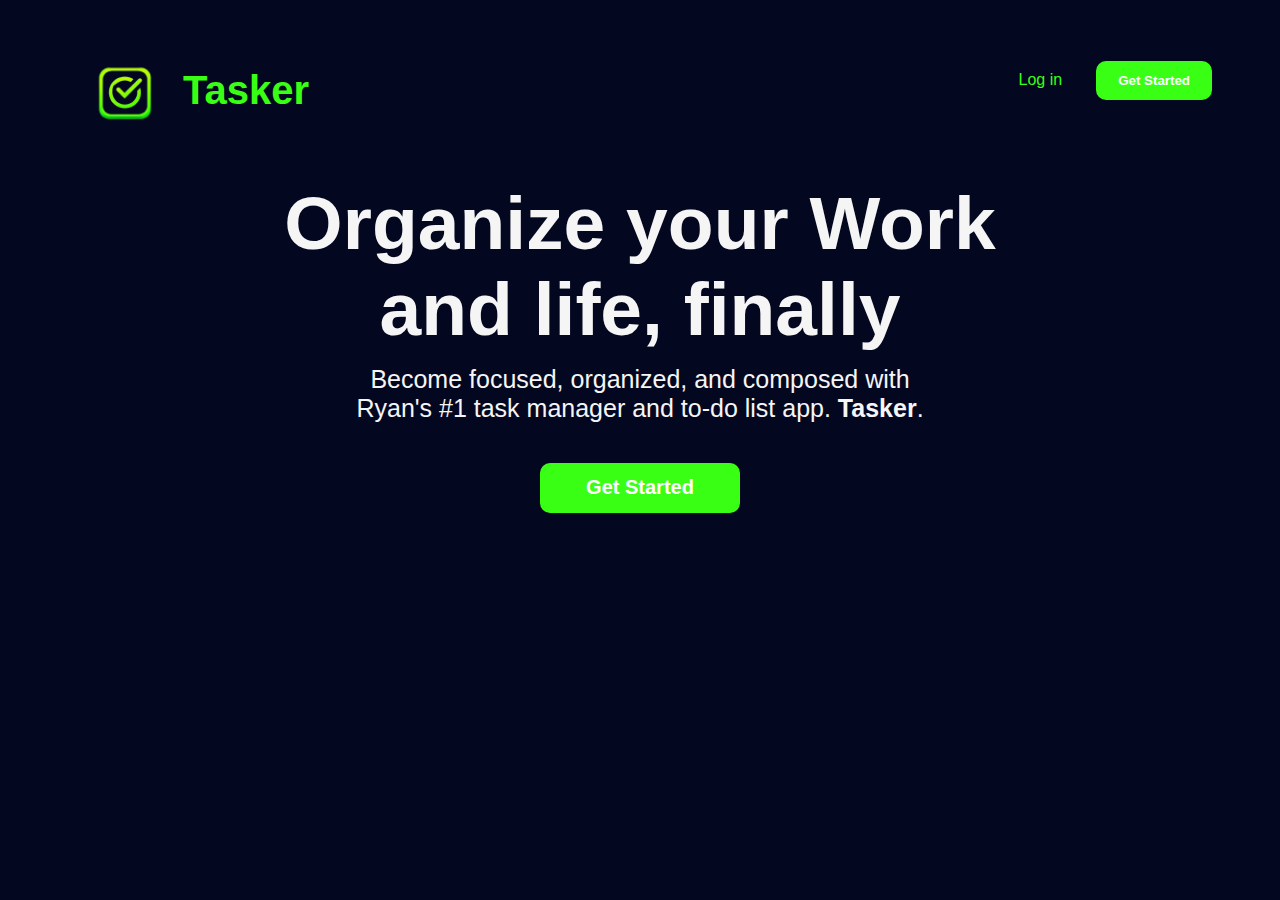
<file: index.html>
<!DOCTYPE html>
<html lang="en">
<head>
    <meta charset="UTF-8">
    <meta name="viewport" content="width=device-width, initial-scale=1.0">
    <title>Tasker</title>
    <link rel="stylesheet" href="index.css">
    <link rel="icon" type="image/png" style="height: 16px;" href="final.png">
</head>
<body>
<nav class="navbar">
    <div class="nav-left">
        <img src="new_logo-removebg-preview.png" alt="Logo" class="nav-logo">
        <h1 class="nav-title">Tasker</h1>
    </div>
    <div class="nav-right">
        <div class="nav-text">Log in</div>
        <button onclick="next()" class="nav-button">Get Started</button>
    </div>
</nav>
<div class="content">
    <h1 class="main-text">Organize your Work <br> and life, finally</h1>
    <p class="sub-text">Become focused, organized, and composed with <br> Ryan's #1 task manager and to-do list app. <span class="Tasker">Tasker</span>.</p><br>
    <button onclick="next()" class="main-button">Get Started</button>
</div>
<script>
    function next() {
        window.location.href = "login.html";
    }
</script>
</body>
</html>
</file>
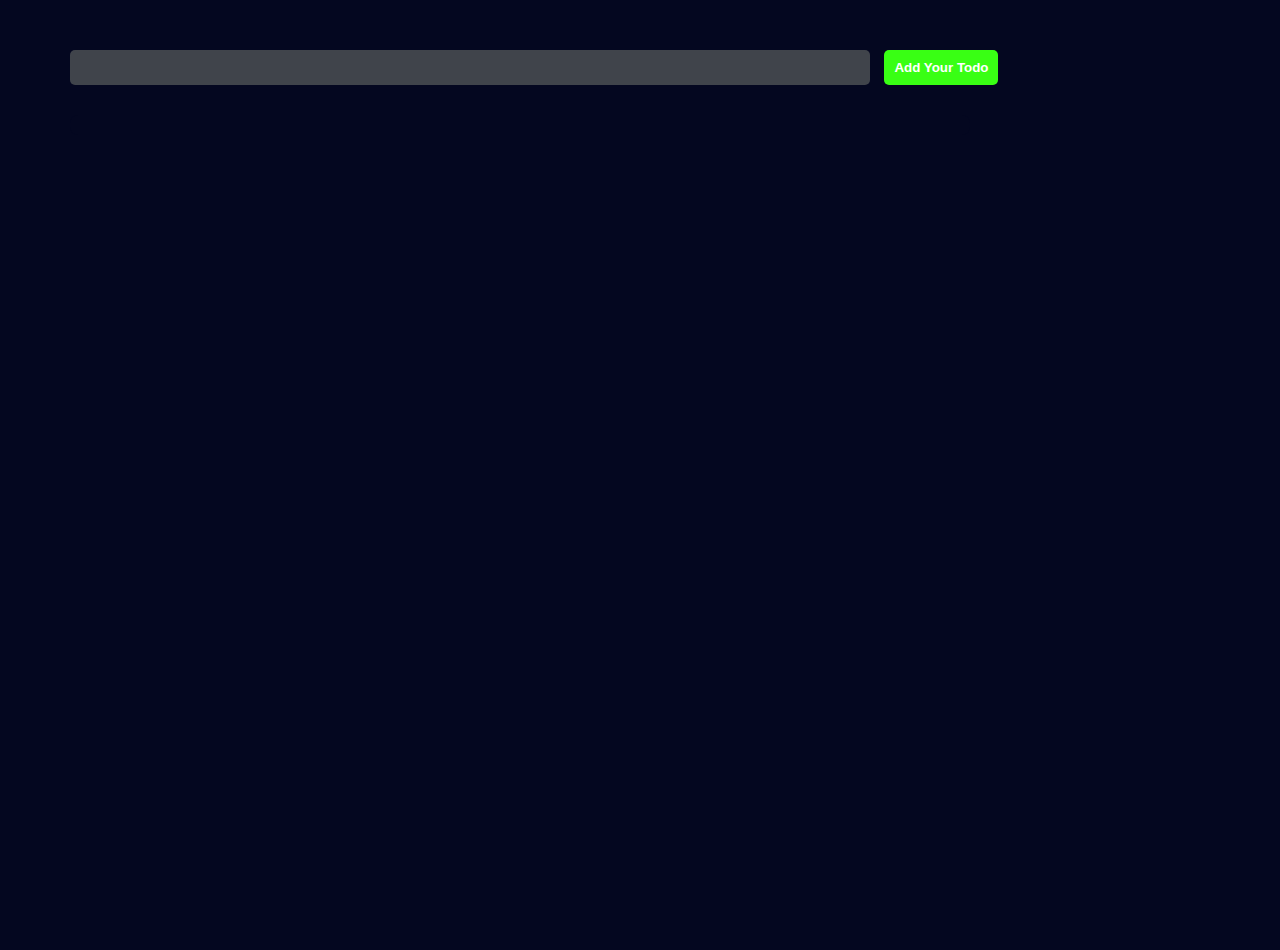
<file: app.html>
<!DOCTYPE html>
<html lang="en">
<head>
    <meta charset="UTF-8">
    <meta name="viewport" content="width=device-width, initial-scale=1.0">
    <link rel="icon" type="image/png" style="height: 16px;" href="final.png">
    <title>Todo App</title>
    <link rel="stylesheet" href="app.css">
</head>
<body>
    <div class="container">
        <div class="input-field">
            <input type="text" id="input-el" required>
            <button id="btn-el">Add Your Todo</button>
        </div>
        <ul id="ul-el"></ul>
    </div>
    <script src="app.js"></script>
</body>
</html>
</file>
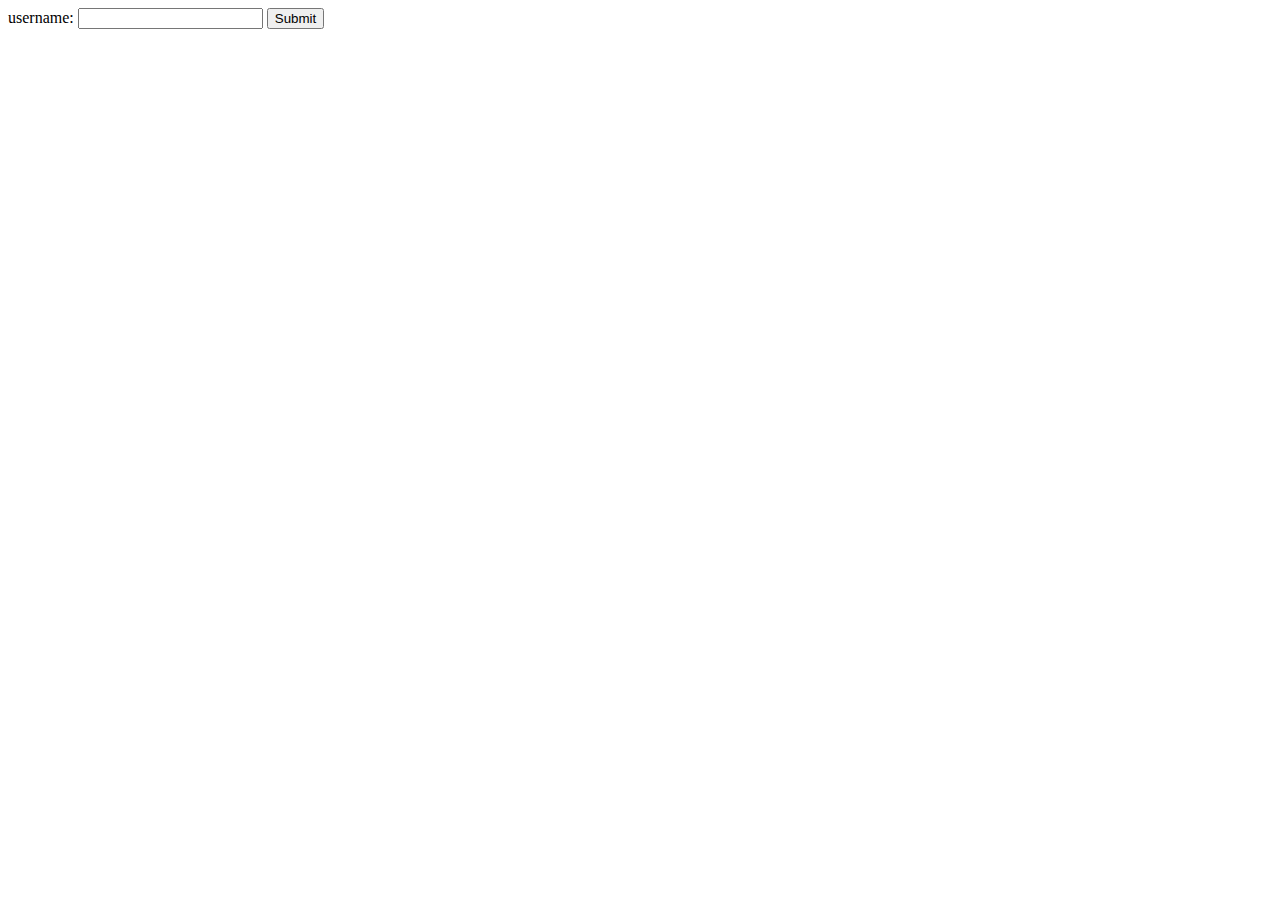
<file: hh.html>
<!DOCTYPE html>
<html lang="en">
<head>
    <meta charset="UTF-8">
    <meta name="viewport" content="width=device-width, initial-scale=1.0">
    <title>Document</title>
</head>
<body>
    <form action="index.php" method="post">
        <label for="username">username:</label>
        <input type="text" id="username" required>

        <input type="submit">
    </form>
</body>
</html>
</file>
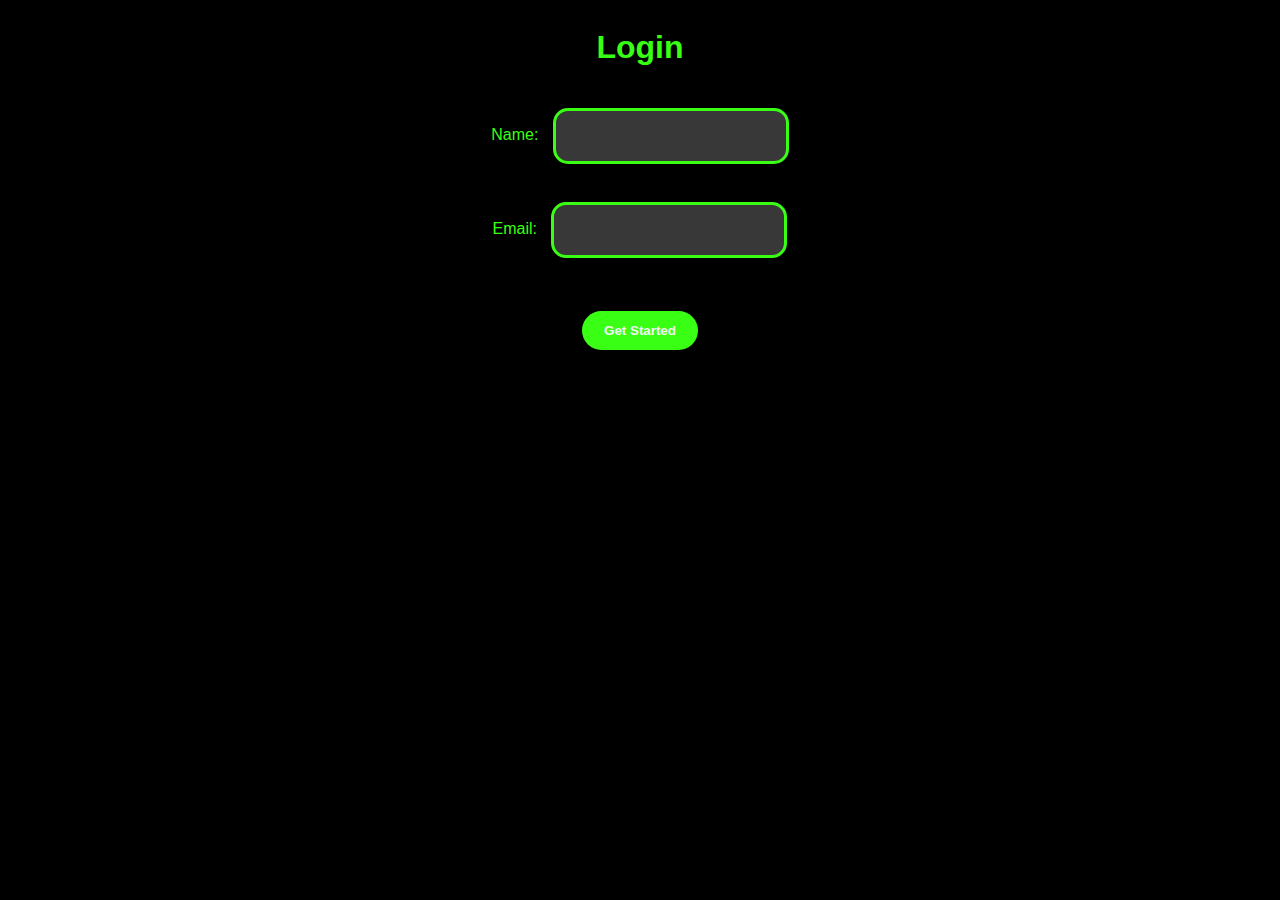
<file: login.html>
<!DOCTYPE html>
<html lang="en">
<head>
    <meta charset="UTF-8">
    <meta name="viewport" content="width=device-width, initial-scale=1.0">
    <link rel="stylesheet" href="login.css">
    <link rel="icon" type="image/png" style="height: 16px;" href="final.png">
    <title>Log in</title>
</head>
<body>
    <form onsubmit="return login()"> 
        <div id="outline">
            <h1 class="login">Login</h1>
            <div>
            <label for="name">Name:</label>
            <input type="text" id="name" name="name" required>
            </div>
            <br>
            <div>
            <label for="email">Email:</label>
            <input type="email" id="email" name="email" required>
            </div>
            <br>
            <button class="btn" title="Submit Your Form" type="submit">Get Started</button>
        </div>
    </form>

    <script>
        function login() {
            let name = document.getElementById("name").value;
            let email = document.getElementById("email").value;
    
            if (name === "" || email === "") {
                alert("Both fields are required!");
                return false;
            } else {
                // Save user details in localStorage
                localStorage.setItem('username', name);
                localStorage.setItem('useremail', email);
    
                window.location.href = "app.html";
                return false; // Prevent form submission
            }
        }
    
        // Check if user is already logged in
        window.onload = function() {
            if (localStorage.getItem('username') && localStorage.getItem('useremail')) {
                window.location.href = "app.html";
            }
        }
    </script>
    


</body>
</html>
</file>
<file: index.css>
.navbar {
    display: flex;
    margin-bottom: 20px;
    justify-content: space-between;
    margin-top: 20px;
    padding: 10px 20px;
    background-color: #040720;
    color: #39FF14;
}
.nav-left {
    display: flex;
    align-items: center;
}
.nav-right {
    display: flex;
    align-items: center;
}
.nav-button {
    text-decoration: none;
    padding: 12px 22px;
    background-color: #39FF14;
    color: white;
    border: none;
    border-radius: 10px;
    cursor: pointer;
    margin-left: 17px;
    margin-right: 40px;
    margin-bottom: 20px;
    font-weight: bold;
}
.nav-text {
    font-size: 16px;
    font-family: Arial, Helvetica, sans-serif;
    margin:0px 17px 20px 40px;
}
.nav-text-image {
    margin-right: 5px;
    height: 80px;
    transform: rotate(2deg);
}
.nav-logo {
    height: 120px;
    margin-left: 35px;
    margin-top: 0;
    margin-right: 0;
    margin-bottom: 0;
}
body {
    color: whitesmoke;
    background-color: #040720;
    font-family: Arial, Helvetica, sans-serif;
}

.content {
    text-align: center;
}

.main-text {
    margin-top: 0;
    margin-bottom: 0;
    font-size: 75px;
    text-align: center;
}

.sub-text {
    text-align: center;
    margin-top: 1%;
    font-size: 25px;
    margin-bottom: 2px;
}

.main-button {
    margin-top: 20px;
    height: 50px;
    width: 200px;
    color: white;
    background-color: #39FF14;
    padding: 12px 22px;
    font-weight: bolder;
    font-size: 20px;
    border: none;
    border-radius: 10px;
    cursor: pointer;
}

.Tasker {
    font-weight: bolder;
}
 
.nav-title {
    color: #39FF14;
    font-size: 40px;
}

@media ( max-width: 600px) {
    .main-text {
        margin-top: 60px;
        font-size: 40px;
        text-align: center;
    }

    .sub-text {
        margin-top: 90px;
        font-size: 18px;
    }

    .nav-button,.nav-text {
        display: none;
    }

    .main-button {
        margin-top: 90px;
    }
}
</file>
<file: login.css>
#outline {
    margin: 0;
    border-radius: 20px;
    display: flex;
    flex-direction: column;
    justify-content: center;
    align-items: center;
}

body {
    text-align: center;
    font-family: Arial, Helvetica, sans-serif;
    background-color: black;
    color: #39FF14;
    text-align: center;
}

input {
    margin-top: 20px;
    border-radius: 15px;
    height: 40px;
    width: 180px;
    padding: 5px 25px;
    border: solid;
    border-color: #39FF14 3px;
    color: #39FF14;
    background-color: rgb(57, 56, 56);
}

h1::selection {
    background-color: #040720;
    color: #39FF14;
}

input::selection {
    background-color: #040720;
    color: #39FF14;
}

::placeholder {
    color: whitesmoke;
    font-weight: bold;
    opacity: 0.5; /* Firefox */
  }

::-ms-input-placeholder { /* Edge 12 -18 */
    color: whitesmoke;
    font-weight: bold;
  }
  

.name1 {
    margin-top: 63px;
    margin-bottom: 40px;
}

.name2 {
    margin-bottom: 40px;
}

.btn {
    margin-top: 35px;
    padding: 12px 22px;
    background-color: #39FF14;
    color: whitesmoke;
    border: none;
    border-radius: 20px;
    cursor: pointer;
    font-weight: bold;
    text-align: center;
}

label {
    margin-right: 10px;
}
</file>
<file: app.css>
/* Basic Reset */
* {
    box-sizing: border-box;
    margin: 0;
    padding: 0;
    font-family: 'Arial', sans-serif;
}

body, .container {
    background-color: #040720; /* Discord's dark gray background */
    color: #ffffff; /* White text color */
    font-size: 16px; 
    display: flex;
    flex-direction: column;
    align-items: flex-start; /* Align items to the left */
    justify-content: flex-start; /* Align items to the top */
    min-height: 100vh;
    margin-left: 35px; /* Add margin on the left for everything */
    margin-top: 25px;
}

.input-group {
    display: flex;
    margin-bottom: 10px;
}

input, button {
    padding: 10px;
    border: none;
    border-radius: 5px;
    outline: none;
}

input {
    width: 800px;
    height: 35px; /* Reduce width to 800px */
    background-color: #40444b; /* Discord input background */
    color: #dcddde; /* Light gray text */
    margin-right: 10px; /* Space between the input and the button */
    padding: 5px 10px;
}

#btn-el {
    background-color: #39FF14; /* Discord's bluish button color */
    color: #ffffff;
    font-weight: bold;
    cursor: pointer;
    transition: background-color 0.3s;
}

button:hover {
    background-color: #26ff00; /* Darker blue on hover */
}

ul {
    list-style: none; /* Removes bullet points */
    padding: 10px;
    background-color: #040720; /* Slightly lighter gray for the list */
    border-radius: 8px;
    width: 900px; /* Set width to 800px */
    max-width: 100%; /* Ensure it doesn't exceed container width */
    margin-top: 30px; /* Add margin to the top of ul */
}

li {
    font-size: 18px;
    display: flex;
    justify-content: space-between; /* Ensures space between the content and the button */
    align-items: center; /* Aligns items vertically within the list item */
    padding: 8px;
    margin-bottom: 10px; /* Add margin to the bottom of li */
    background-color: #040720; /* Matching input background */
    border-radius: 5px;
    position: relative; /* Needed for proper positioning of absolute elements */
    width: 100%; /* Ensure li occupies full width */
}

.delete-btn {
    padding: 6px 10px;
    background-color: #ed4245; /* Discord red color */
    color: #ffffff;
    border: none;
    border-radius: 5px;
    cursor: pointer;
    position: absolute; /* Position the button absolutely within the li */
    right: 10px; /* Distance from the right edge of the li */
}

li:hover .delete-btn {
    opacity: 1; /* Make the button visible when li is hovered */
}

.delete-btn:hover {
    background-color: #bf3336; /* Darker red on hover */
}

.checkbox {
    width: 35px;
    height: 35px;
    background-color: white;
    border-radius: 50%;
    vertical-align: middle;
    border: 3px solid #39FF14;
    appearance: none;
    -webkit-appearance: none;
    outline: none;
    cursor: pointer;
    position: relative;
  }

.checkbox:checked {
    background-color: #39FF14;
}

  .checkbox:checked::before {
    content: '';
    position: absolute;
    top: 50%;
    left: 50%;
    width: 10px;
    height: 10px;
    background-color: white;
    border-radius: 50%;
    transform: translate(-50%, -50%);
}

@media (max-width: 500px) {
    input {
        width: 490px;
        height: 60px;
    }

    button {
        height: 60px;
        font-size: 20px;
        font-weight: bolder;
    }

    .input-field {
        margin-top: 100px;
    }
}
</file>
